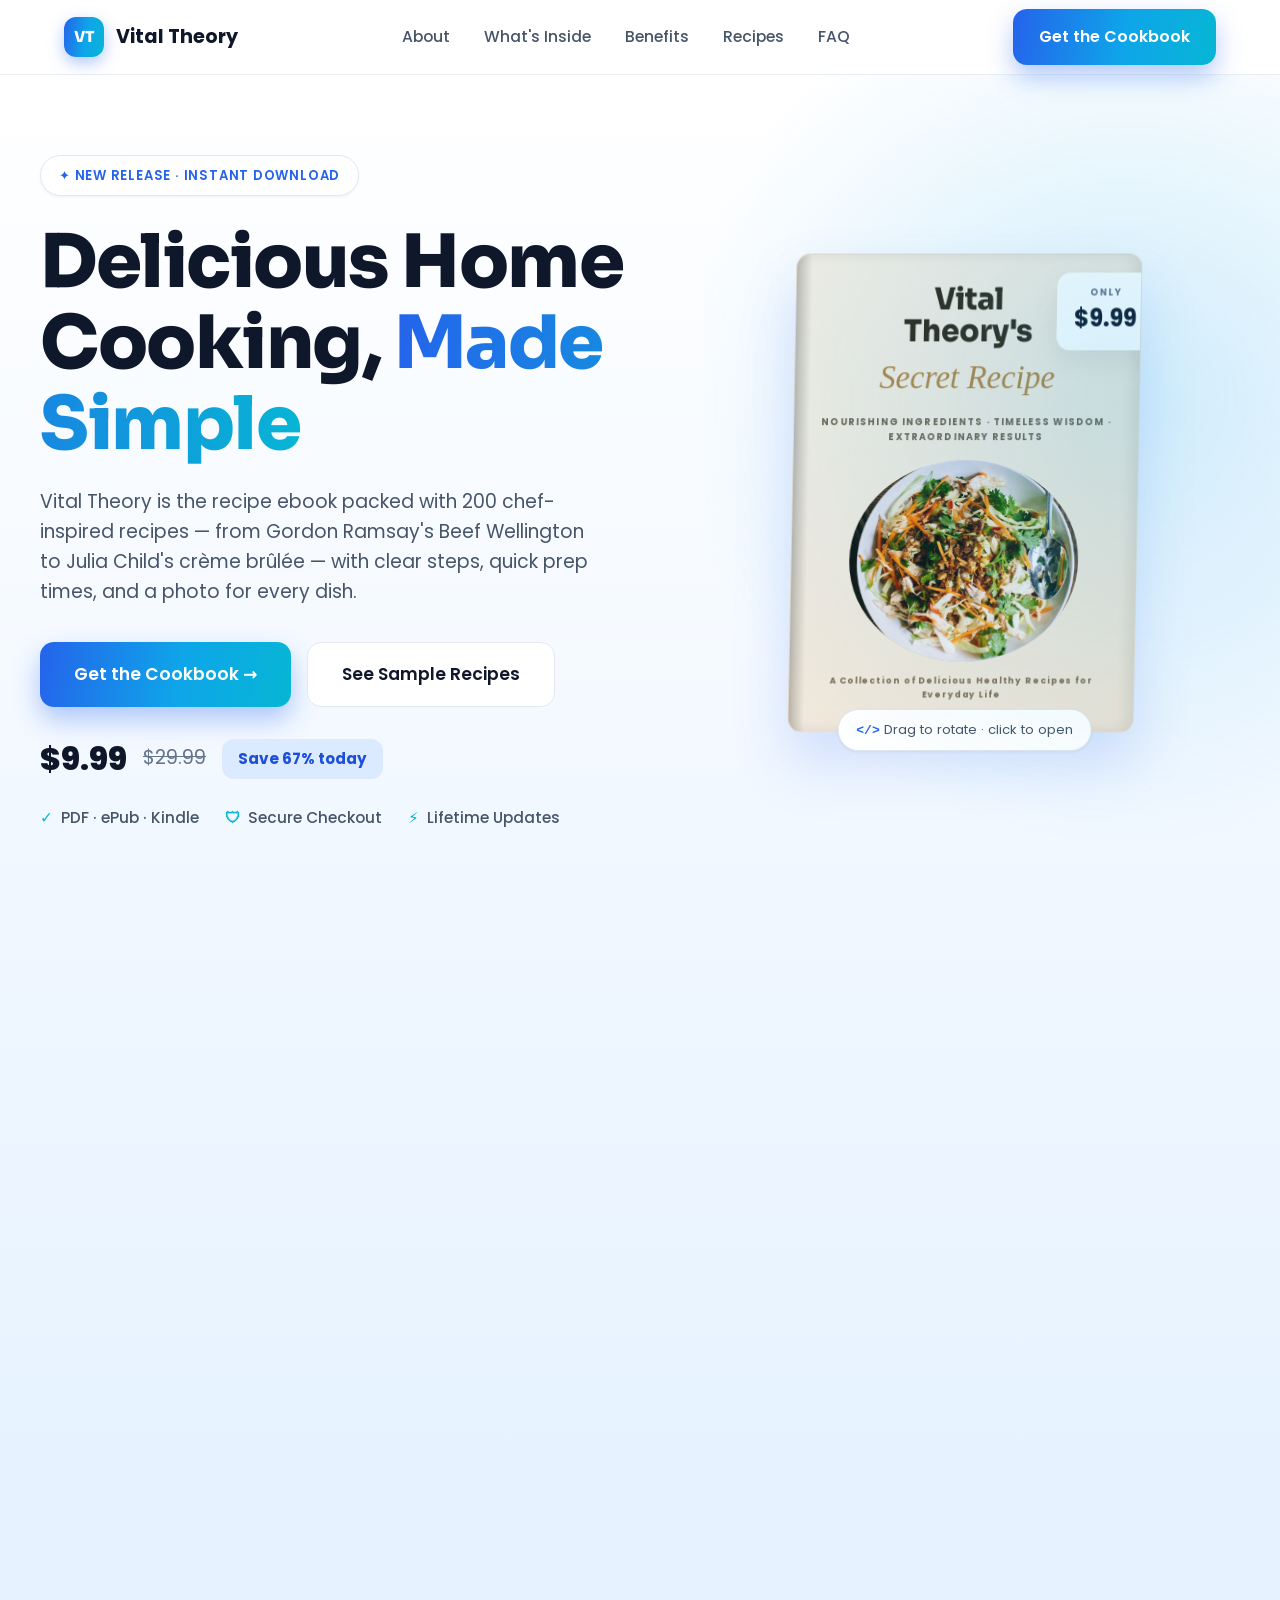
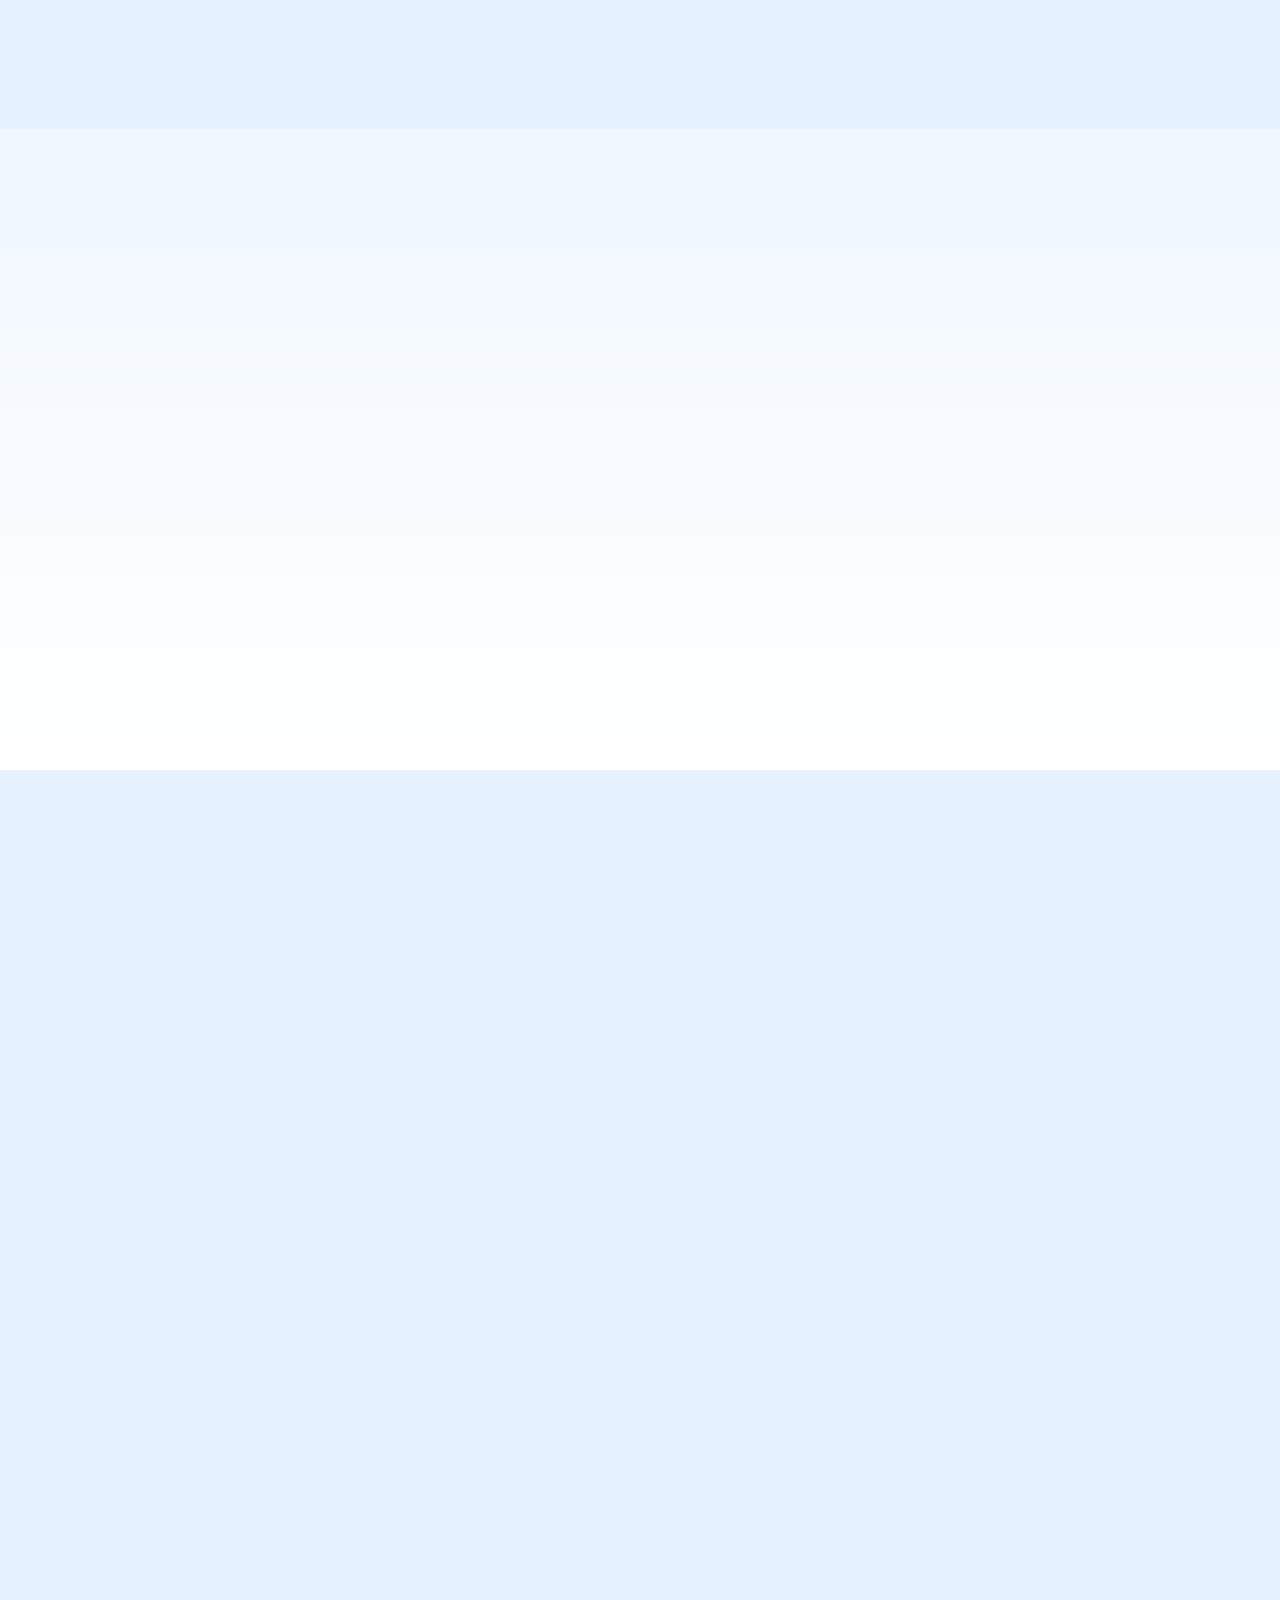
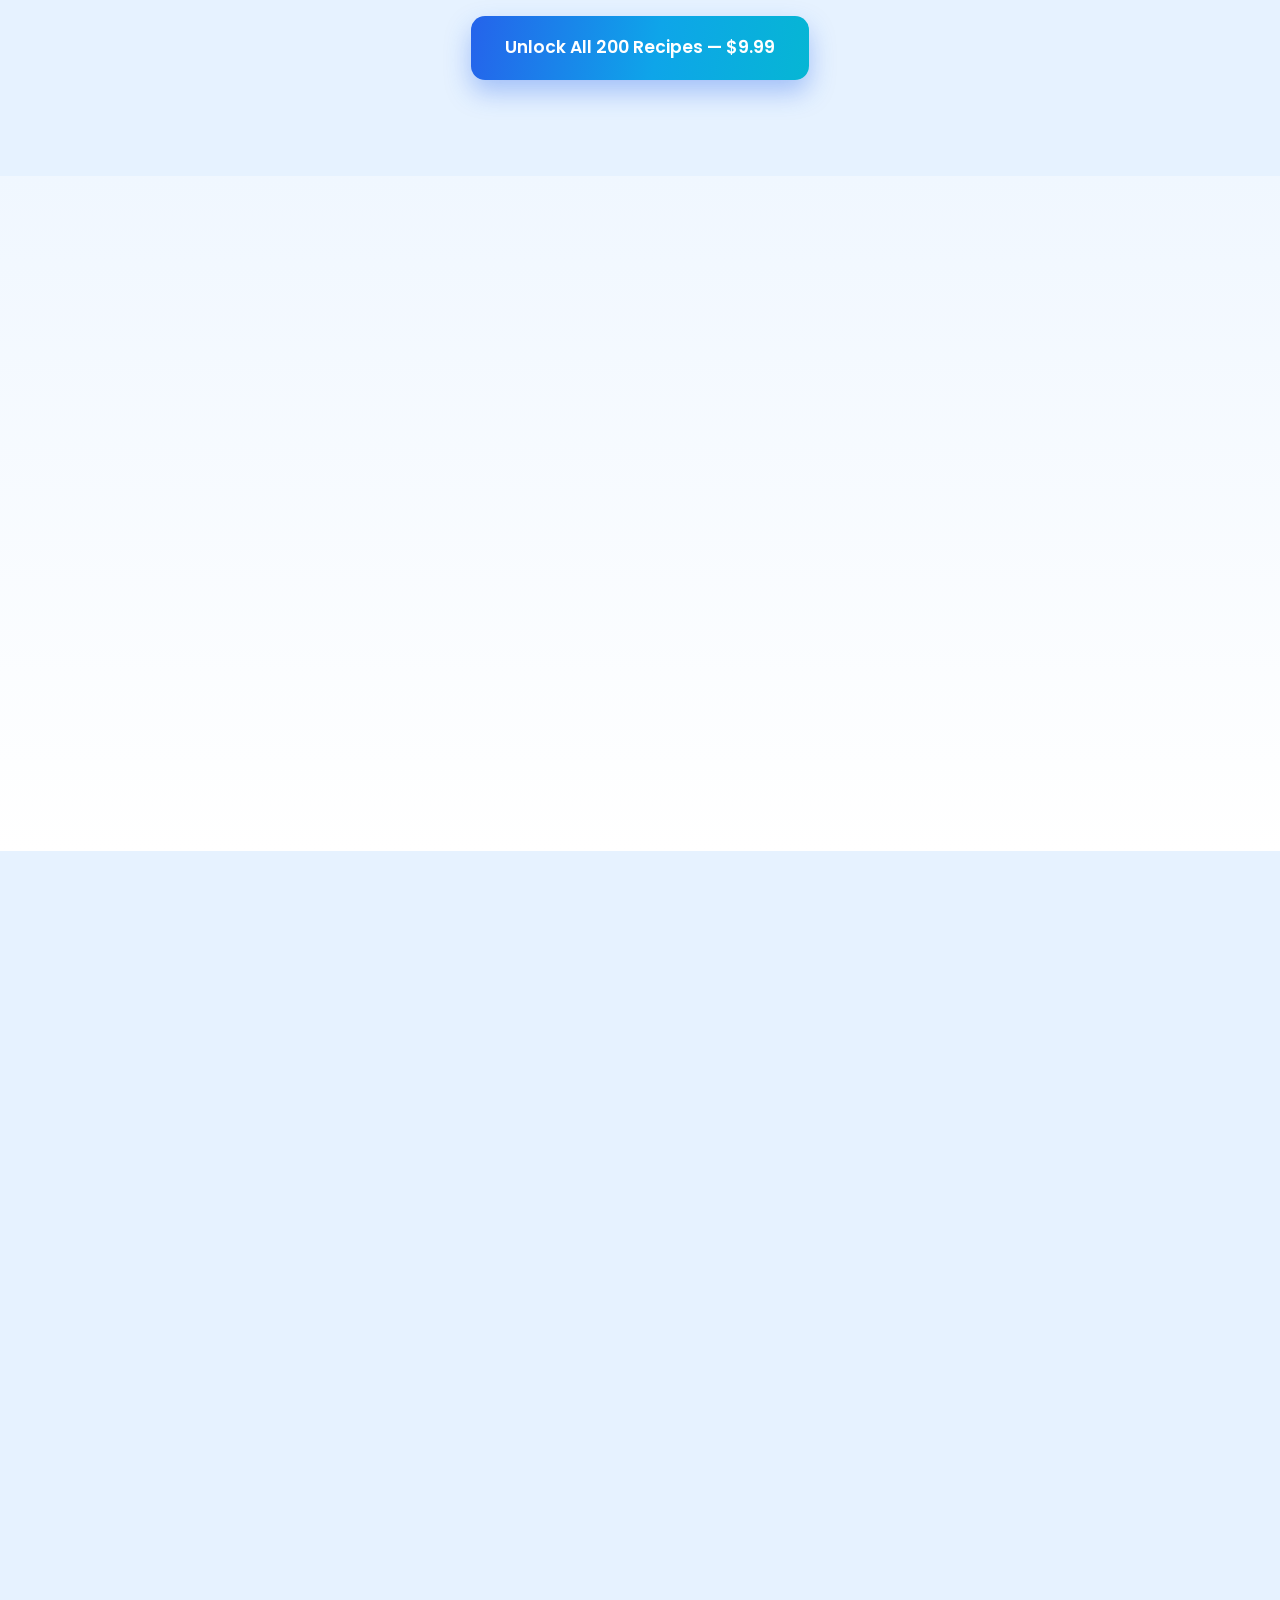
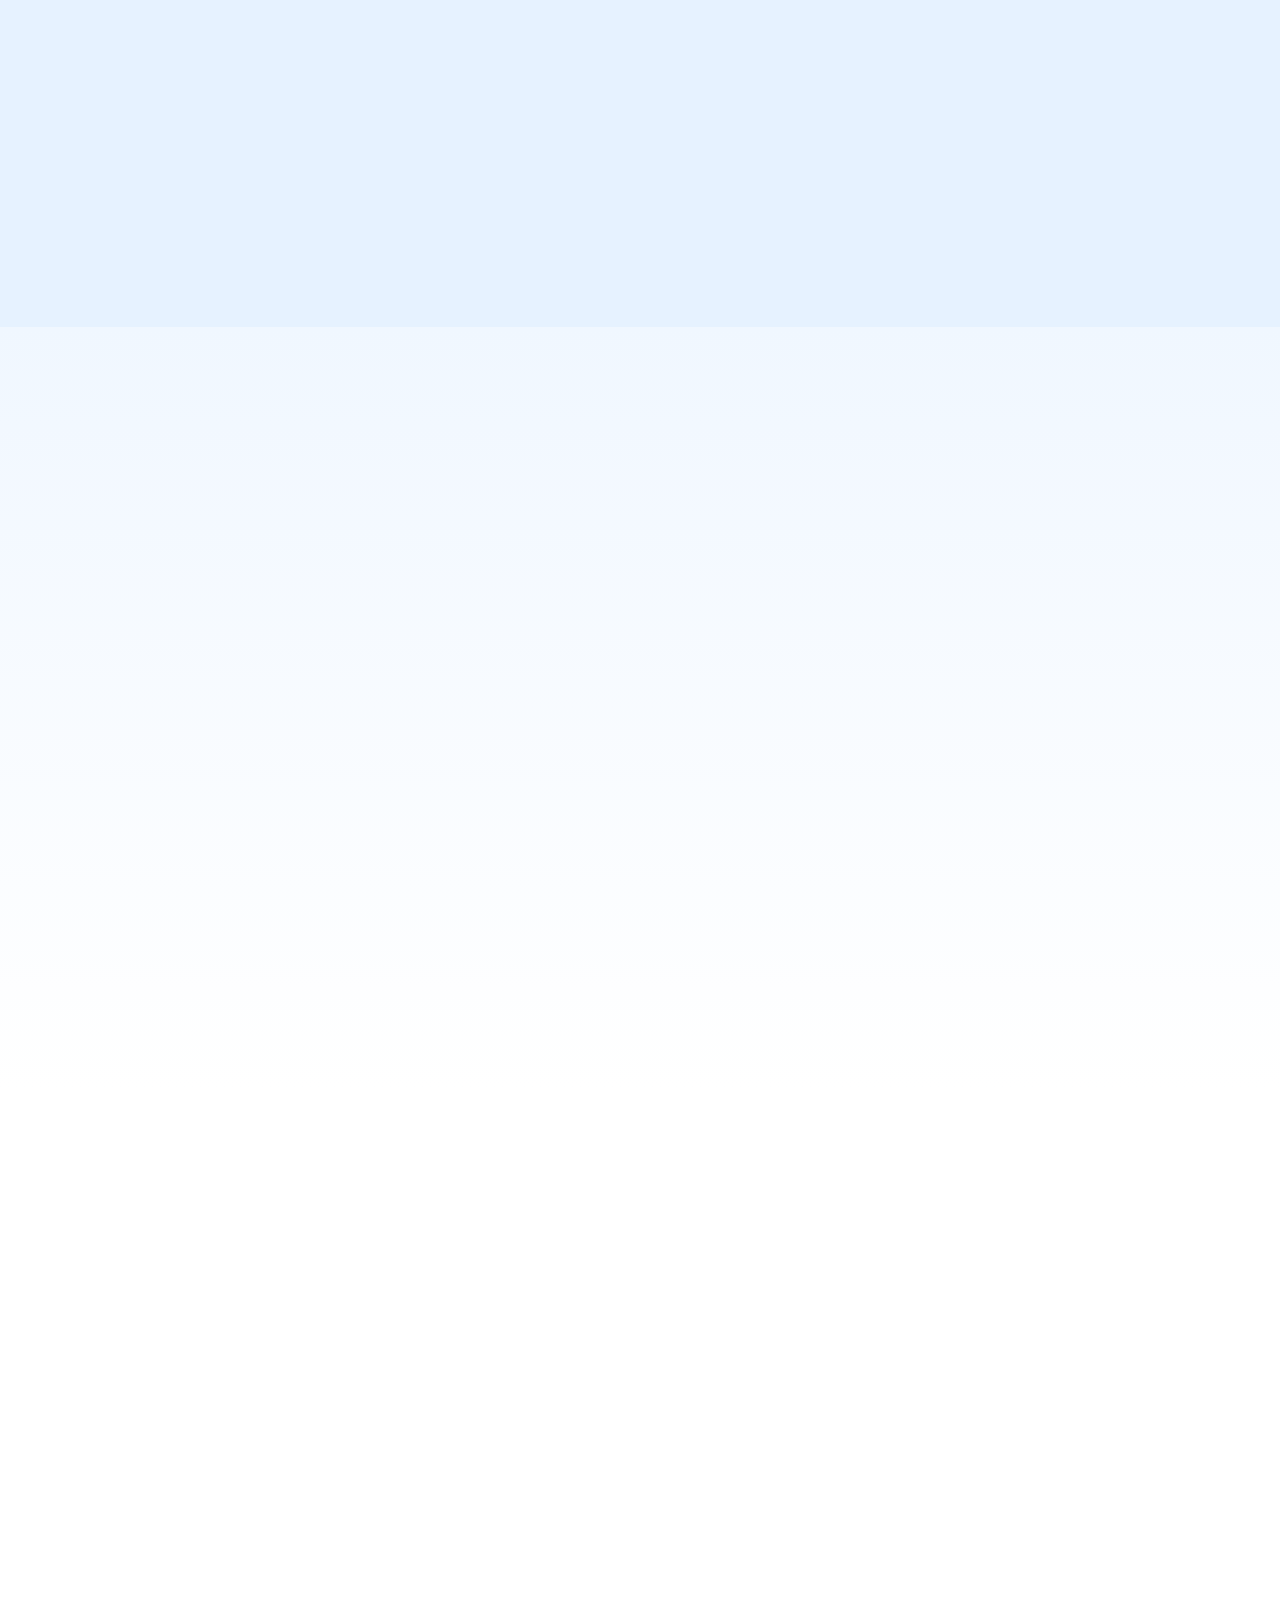
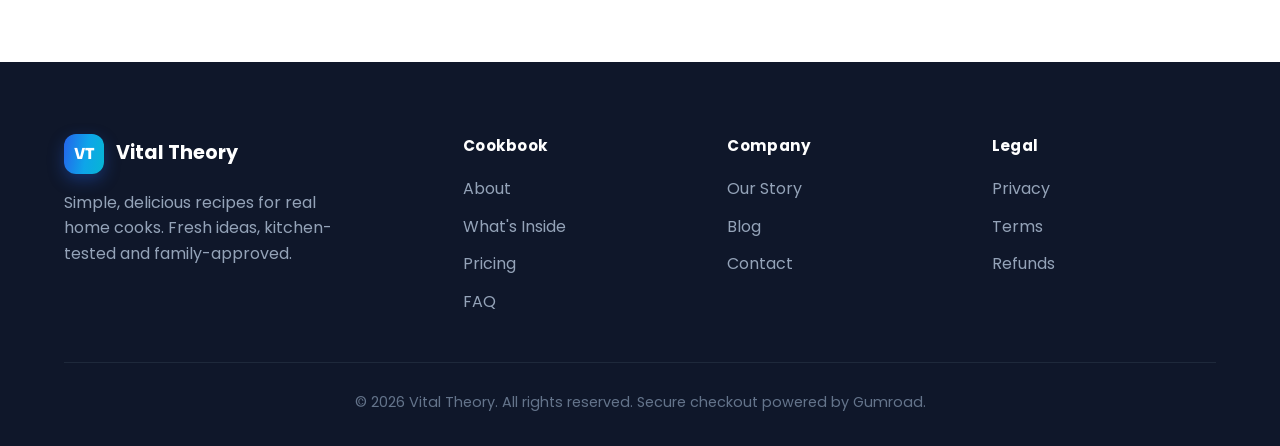
<file: index.html>
<!DOCTYPE html>
<html lang="en">
<head>
  <meta charset="UTF-8" />
  <meta name="viewport" content="width=device-width, initial-scale=1.0" />
  <title>Vital Theory | The Recipe Ebook for Delicious Home Cooking</title>
  <meta name="description" content="Vital Theory is the recipe ebook with 200 chef-inspired recipes — from Gordon Ramsay's Beef Wellington to Julia Child's crème brûlée — with clear steps, prep times, and a photo for every dish." />
  <link rel="preconnect" href="https://fonts.googleapis.com" />
  <link rel="preconnect" href="https://fonts.gstatic.com" crossorigin />
  <link href="https://fonts.googleapis.com/css2?family=Sora:wght@600;700;800&family=Poppins:wght@400;500;600;700&display=swap" rel="stylesheet" />
  <link rel="stylesheet" href="styles.css" />
  <link rel="icon" href="data:image/svg+xml,<svg xmlns='http://www.w3.org/2000/svg' viewBox='0 0 100 100'><rect width='100' height='100' rx='24' fill='%232563eb'/><text x='50' y='68' font-size='54' font-family='Arial' font-weight='bold' fill='white' text-anchor='middle'>VT</text></svg>" />
</head>
<body>

  <!-- ===== Navbar ===== -->
  <header class="nav" id="nav">
    <div class="container nav-inner">
      <a href="#top" class="brand"><span class="logo">VT</span> Vital Theory</a>
      <nav class="nav-links">
        <a href="#about">About</a>
        <a href="#inside">What's Inside</a>
        <a href="#benefits">Benefits</a>
        <a href="#recipes">Recipes</a>
        <a href="#faq">FAQ</a>
      </nav>
      <div class="nav-cta">
        <a href="https://ivysia8.gumroad.com/l/VitalTheorySecretRecipes" class="gumroad-button btn btn-primary">Get the Cookbook</a>
        <button class="nav-toggle" id="navToggle" aria-label="Menu"><span></span><span></span><span></span></button>
      </div>
    </div>
  </header>

  <!-- ===== Hero ===== -->
  <section class="hero" id="top">
    <div class="container hero-grid">
      <div class="hero-copy">
        <span class="pill">✦ NEW RELEASE · INSTANT DOWNLOAD</span>
        <h1>Delicious Home Cooking, <span class="grad-text">Made Simple</span></h1>
        <p class="lead">Vital Theory is the recipe ebook packed with 200 chef-inspired recipes — from Gordon Ramsay's Beef Wellington to Julia Child's crème brûlée — with clear steps, quick prep times, and a photo for every dish.</p>
        <div class="hero-actions">
          <a href="https://ivysia8.gumroad.com/l/VitalTheorySecretRecipes" class="gumroad-button btn btn-primary btn-lg">Get the Cookbook →</a>
          <a href="#recipes" class="btn btn-ghost btn-lg">See Sample Recipes</a>
        </div>
        <div class="price-row">
          <span class="price-now">$9.99</span>
          <span class="price-was">$29.99</span>
          <span class="save-badge">Save 67% today</span>
        </div>
        <div class="trust-row">
          <span><span class="ic">✓</span> PDF · ePub · Kindle</span>
          <span><span class="ic">🛡</span> Secure Checkout</span>
          <span><span class="ic">⚡</span> Lifetime Updates</span>
        </div>
      </div>
      <div class="hero-book">
        <div class="book" id="book">
          <span class="book-price"><small>Only</small><b>$9.99</b></span>
          <div class="book-inner">
            <div class="book-brand">Vital<br>Theory's</div>
            <div class="book-script">Secret Recipe</div>
            <div class="book-tag">Nourishing Ingredients · Timeless Wisdom · Extraordinary Results</div>
            <div class="book-photo"><img src="assets/img/hero.jpg" alt="Fresh healthy bowl" /></div>
            <div class="book-seal">A Collection of Delicious Healthy Recipes for Everyday Life</div>
          </div>
        </div>
        <div class="book-hint"><code>&lt;/&gt;</code> Drag to rotate · click to open</div>
      </div>
    </div>
  </section>

  <!-- ===== About ===== -->
  <section class="section about" id="about">
    <div class="container about-grid">
      <div class="why-card">
        <h3>Why home cooks love it</h3>
        <p>Every recipe is kitchen-tested, ingredient-friendly, and built for real weeknights — most on the table in 30 minutes.</p>
        <div class="stats">
          <div class="stat"><b>200</b><span>Recipes</span></div>
          <div class="stat"><b>16</b><span>Chapters</span></div>
          <div class="stat"><b>4.9★</b><span>Avg Rating</span></div>
        </div>
      </div>
      <div class="about-copy">
        <span class="eyebrow">About the Cookbook</span>
        <h2>Real food, <span class="grad-text">real easy</span>.</h2>
        <p>No hard-to-find ingredients, no fancy equipment, no 40-step recipes. Vital Theory gives you flavor-packed meals you'll actually make again — with clear instructions anyone can follow.</p>
        <ul class="check-list">
          <li><span class="cb">✓</span> Simple pantry ingredients you already have</li>
          <li><span class="cb">✓</span> Step-by-step directions with prep &amp; cook times</li>
          <li><span class="cb">✓</span> Backed by a 30-day money-back guarantee</li>
        </ul>
      </div>
    </div>
  </section>

  <!-- ===== What's Inside ===== -->
  <section class="section inside" id="inside">
    <div class="container">
      <div class="section-head">
        <span class="eyebrow">What's Inside</span>
        <h2>Sixteen chapters. Every craving covered.</h2>
        <p>200 recipes inspired by the world's most-loved chefs — a standout dish waiting in every chapter.</p>
      </div>
      <div class="cat-grid">
        <article class="cat-card"><div class="cat-photo"><span class="cat-tag">PASTA</span><img src="assets/img/cat-pasta.jpg" alt="Spaghetti Carbonara" loading="lazy" /></div><h4>Classic Spaghetti Carbonara</h4><div class="cat-chef">Inspired by Gennaro Contaldo</div></article>
        <article class="cat-card"><div class="cat-photo"><span class="cat-tag">CHICKEN</span><img src="assets/img/cat-chicken.jpg" alt="Roast Chicken" loading="lazy" /></div><h4>Roast Chicken with Fresh Thyme</h4><div class="cat-chef">Inspired by Ina Garten</div></article>
        <article class="cat-card"><div class="cat-photo"><span class="cat-tag">BEEF</span><img src="assets/img/cat-beef.jpg" alt="Beef Wellington" loading="lazy" /></div><h4>Beef Wellington</h4><div class="cat-chef">Inspired by Gordon Ramsay</div></article>
        <article class="cat-card"><div class="cat-photo"><span class="cat-tag">PORK</span><img src="assets/img/cat-pork.jpg" alt="Slow-Roasted Pork Shoulder" loading="lazy" /></div><h4>Bo Ssam Pork Shoulder</h4><div class="cat-chef">Inspired by David Chang</div></article>
        <article class="cat-card"><div class="cat-photo"><span class="cat-tag">SEAFOOD</span><img src="assets/img/cat-seafood.jpg" alt="Pan-Seared Scallops" loading="lazy" /></div><h4>Pan-Seared Scallops</h4><div class="cat-chef">Inspired by Thomas Keller</div></article>
        <article class="cat-card"><div class="cat-photo"><span class="cat-tag">SOUPS</span><img src="assets/img/cat-soups.jpg" alt="French Onion Soup" loading="lazy" /></div><h4>Classic French Onion Soup</h4><div class="cat-chef">Inspired by Julia Child</div></article>
        <article class="cat-card"><div class="cat-photo"><span class="cat-tag">SALADS</span><img src="assets/img/cat-salads.jpg" alt="Butternut Squash Salad" loading="lazy" /></div><h4>Butternut &amp; Za'atar Salad</h4><div class="cat-chef">Inspired by Yotam Ottolenghi</div></article>
        <article class="cat-card"><div class="cat-photo"><span class="cat-tag">SAUCES</span><img src="assets/img/cat-sauces-dressings.jpg" alt="Hollandaise" loading="lazy" /></div><h4>Silky Hollandaise</h4><div class="cat-chef">Inspired by Julia Child</div></article>
        <article class="cat-card"><div class="cat-photo"><span class="cat-tag">VEGETARIAN</span><img src="assets/img/cat-vegetarian.jpg" alt="Roasted Aubergine" loading="lazy" /></div><h4>Roasted Aubergine &amp; Buttermilk</h4><div class="cat-chef">Inspired by Yotam Ottolenghi</div></article>
        <article class="cat-card"><div class="cat-photo"><span class="cat-tag">SIDES</span><img src="assets/img/cat-sides.jpg" alt="Potato Puree" loading="lazy" /></div><h4>Ultra-Creamy Potato Purée</h4><div class="cat-chef">Inspired by Joël Robuchon</div></article>
        <article class="cat-card"><div class="cat-photo"><span class="cat-tag">BREAKFAST</span><img src="assets/img/cat-breakfast.jpg" alt="Scrambled Eggs" loading="lazy" /></div><h4>Perfect Soft Scrambled Eggs</h4><div class="cat-chef">Inspired by Gordon Ramsay</div></article>
        <article class="cat-card"><div class="cat-photo"><span class="cat-tag">DESSERTS</span><img src="assets/img/cat-desserts.jpg" alt="Crème Brûlée" loading="lazy" /></div><h4>Classic Vanilla Crème Brûlée</h4><div class="cat-chef">Inspired by Julia Child</div></article>
        <article class="cat-card"><div class="cat-photo"><span class="cat-tag">BAKING</span><img src="assets/img/cat-baking-bread.jpg" alt="Sourdough Boule" loading="lazy" /></div><h4>Country Sourdough Boule</h4><div class="cat-chef">Inspired by Chad Robertson</div></article>
        <article class="cat-card"><div class="cat-photo"><span class="cat-tag">DRINKS</span><img src="assets/img/cat-drinks-smoothies.jpg" alt="Green Smoothie" loading="lazy" /></div><h4>Green Kickstart Smoothie</h4><div class="cat-chef">Inspired by Joe Cross</div></article>
        <article class="cat-card"><div class="cat-photo"><span class="cat-tag">APPETIZERS</span><img src="assets/img/cat-appetizers-snacks.jpg" alt="Patatas Bravas" loading="lazy" /></div><h4>Patatas Bravas &amp; Aioli</h4><div class="cat-chef">Inspired by José Andrés</div></article>
        <article class="cat-card"><div class="cat-photo"><span class="cat-tag">GRAINS</span><img src="assets/img/cat-grains-rice.jpg" alt="Saffron Risotto" loading="lazy" /></div><h4>Saffron Parmesan Risotto</h4><div class="cat-chef">Inspired by Massimo Bottura</div></article>
      </div>
    </div>
  </section>

  <!-- ===== Benefits ===== -->
  <section class="section benefits" id="benefits">
    <div class="container">
      <div class="section-head">
        <span class="eyebrow">Benefits</span>
        <h2>What changes in your kitchen</h2>
        <p>Less stress, less waste, and dinner you're genuinely proud of.</p>
      </div>
      <div class="benefit-grid">
        <div class="benefit-card">
          <div class="benefit-ic">⏱️</div>
          <h3>Save Time</h3>
          <p>Skip the "what's for dinner?" spiral with quick, organized recipes and smart prep tips.</p>
        </div>
        <div class="benefit-card">
          <div class="benefit-ic">💸</div>
          <h3>Spend Less</h3>
          <p>Budget-friendly ingredients and clever leftovers mean more meals for less money.</p>
        </div>
        <div class="benefit-card">
          <div class="benefit-ic">👩‍🍳</div>
          <h3>Cook with Confidence</h3>
          <p>Clear, foolproof steps turn kitchen anxiety into meals you'll be proud to serve.</p>
        </div>
      </div>
    </div>
  </section>

  <!-- ===== Sample Recipes ===== -->
  <section class="section samples" id="recipes">
    <div class="container">
      <div class="section-head">
        <span class="eyebrow">Sample Recipes</span>
        <h2>Get a taste before you buy</h2>
        <p>Three showstoppers from inside the cookbook — the same clarity runs through all 200.</p>
      </div>
      <div class="sample-grid">
        <article class="sample-card">
          <div class="sample-photo"><img src="assets/img/sample-beef-wellington.jpg" alt="Beef Wellington" loading="lazy" /></div>
          <div class="sample-body">
            <div class="sample-meta">BEEF · 90 MIN · ADVANCED</div>
            <h3>Beef Wellington</h3>
            <p>A center-cut fillet wrapped in mushroom duxelles, prosciutto and golden puff pastry that carves into rosy slices. <em>Inspired by Gordon Ramsay.</em></p>
          </div>
        </article>
        <article class="sample-card">
          <div class="sample-photo"><img src="assets/img/sample-chicken.jpg" alt="Chicken Tikka Masala" loading="lazy" /></div>
          <div class="sample-body">
            <div class="sample-meta">CHICKEN · 70 MIN · MEDIUM</div>
            <h3>Chicken Tikka Masala</h3>
            <p>Yogurt-marinated chicken charred and simmered in a creamy, spiced tomato sauce. <em>Inspired by Madhur Jaffrey.</em></p>
          </div>
        </article>
        <article class="sample-card">
          <div class="sample-photo"><img src="assets/img/sample-classic-vanilla-creme-brulee.jpg" alt="Crème Brûlée" loading="lazy" /></div>
          <div class="sample-body">
            <div class="sample-meta">DESSERT · 60 MIN · MEDIUM</div>
            <h3>Classic Vanilla Crème Brûlée</h3>
            <p>Silky vanilla custard under a crackly, torched caramel top — the timeless French finale. <em>Inspired by Julia Child.</em></p>
          </div>
        </article>
      </div>
      <div class="center">
        <a href="https://ivysia8.gumroad.com/l/VitalTheorySecretRecipes" class="gumroad-button btn btn-primary btn-lg">Unlock All 200 Recipes — $9.99</a>
      </div>
    </div>
  </section>

  <!-- ===== Testimonials ===== -->
  <section class="section testimonials">
    <div class="container">
      <div class="section-head">
        <span class="eyebrow">Testimonials</span>
        <h2>Loved by 240+ home cooks</h2>
        <p>Real words from people who put these recipes on the table.</p>
      </div>
      <div class="test-grid">
        <div class="test-card">
          <div class="stars">★★★★★</div>
          <blockquote>"Every recipe I've tried has been a hit with my family. The instructions are so clear I never second-guess myself anymore."</blockquote>
          <div class="test-author"><span class="avatar">AM</span><div><b>Alex M.</b><span>Home Cook</span></div></div>
        </div>
        <div class="test-card">
          <div class="stars">★★★★★</div>
          <blockquote>"The honey garlic chicken is now a weekly staple. Restaurant-quality dinner in half an hour — my kids ask for it constantly."</blockquote>
          <div class="test-author"><span class="avatar">SK</span><div><b>Sarah K.</b><span>Busy Parent</span></div></div>
        </div>
        <div class="test-card">
          <div class="stars">★★★★★</div>
          <blockquote>"Finally a cookbook with no fluff — just great food that actually works. Best $10 I've spent on my kitchen this year."</blockquote>
          <div class="test-author"><span class="avatar">JR</span><div><b>Jordan R.</b><span>Weeknight Cook</span></div></div>
        </div>
      </div>
    </div>
  </section>

  <!-- ===== Pricing ===== -->
  <section class="section pricing" id="pricing">
    <div class="container">
      <div class="section-head">
        <span class="eyebrow">Pricing</span>
        <h2>One simple price. Every recipe included.</h2>
        <p>No subscriptions, no upsells. Pay once, cook forever.</p>
      </div>
      <div class="price-card">
        <span class="best-badge">BEST VALUE</span>
        <div class="big-price"><span class="cur">$</span><span class="num">9.99</span><span class="was">$29.99</span></div>
        <p>The complete Vital Theory cookbook + lifetime updates</p>
        <ul class="price-feats">
          <li><span class="tick">✓</span> All 200 chef-inspired recipes across 16 chapters</li>
          <li><span class="tick">✓</span> PDF, ePub &amp; Kindle formats</li>
          <li><span class="tick">✓</span> Prep times, tips &amp; shopping lists</li>
          <li><span class="tick">✓</span> Free lifetime recipe updates</li>
          <li><span class="tick">✓</span> 30-day money-back guarantee</li>
        </ul>
        <a href="https://ivysia8.gumroad.com/l/VitalTheorySecretRecipes" class="gumroad-button btn btn-primary btn-lg" style="width:100%;justify-content:center">Get the Cookbook</a>
        <div class="secure-note">🔒 Secure checkout via Gumroad</div>
      </div>
    </div>
  </section>

  <!-- ===== FAQ ===== -->
  <section class="section faq" id="faq">
    <div class="container">
      <div class="section-head">
        <span class="eyebrow">FAQ</span>
        <h2>Questions, answered</h2>
      </div>
      <div class="faq-list">
        <div class="faq-item">
          <button class="faq-q">What formats do I get? <span class="chev">▾</span></button>
          <div class="faq-a"><p>Your purchase includes PDF (great on any device or for printing), ePub (Apple Books &amp; most e-readers), and a Kindle-optimized file. Download them all instantly after checkout.</p></div>
        </div>
        <div class="faq-item">
          <button class="faq-q">How do I receive the cookbook? <span class="chev">▾</span></button>
          <div class="faq-a"><p>Right after checkout you'll get an instant download link plus a copy by email. No waiting, no shipping — start cooking tonight.</p></div>
        </div>
        <div class="faq-item">
          <button class="faq-q">Are the recipes hard to make? <span class="chev">▾</span></button>
          <div class="faq-a"><p>Not at all. Every recipe uses simple pantry ingredients and clear, numbered steps. Most are on the table in 30 minutes and are written for cooks of any level.</p></div>
        </div>
        <div class="faq-item">
          <button class="faq-q">Is the checkout secure? <span class="chev">▾</span></button>
          <div class="faq-a"><p>Yes. Payments are processed securely through Gumroad with encrypted, PCI-compliant checkout. Your card details are entered directly with Gumroad and never stored on our site.</p></div>
        </div>
        <div class="faq-item">
          <button class="faq-q">What if it's not for me? <span class="chev">▾</span></button>
          <div class="faq-a"><p>You're covered by a 30-day money-back guarantee. If the cookbook isn't a fit, email us for a full refund — no questions asked.</p></div>
        </div>
      </div>
    </div>
  </section>

  <!-- ===== Final CTA ===== -->
  <section class="final">
    <div class="container">
      <div class="cta-box">
        <h2>Ready to love cooking again?</h2>
        <p>Join hundreds of home cooks who swapped takeout for meals they're proud of. Get instant access to Vital Theory today for just $9.99.</p>
        <a href="https://ivysia8.gumroad.com/l/VitalTheorySecretRecipes" class="gumroad-button btn btn-lg">Get the Cookbook Now →</a>
        <div class="cta-mini">🔒 Instant download · 30-day guarantee · Lifetime updates</div>
      </div>
    </div>
  </section>

  <!-- ===== Footer ===== -->
  <footer class="footer">
    <div class="container">
      <div class="footer-grid">
        <div class="footer-about">
          <a href="#top" class="brand"><span class="logo">VT</span> Vital Theory</a>
          <p>Simple, delicious recipes for real home cooks. Fresh ideas, kitchen-tested and family-approved.</p>
        </div>
        <div>
          <h5>Cookbook</h5>
          <ul><li><a href="#about">About</a></li><li><a href="#inside">What's Inside</a></li><li><a href="#pricing">Pricing</a></li><li><a href="#faq">FAQ</a></li></ul>
        </div>
        <div>
          <h5>Company</h5>
          <ul><li><a href="#about">Our Story</a></li><li><a href="#recipes">Blog</a></li><li><a href="#pricing">Contact</a></li></ul>
        </div>
        <div>
          <h5>Legal</h5>
          <ul><li><a href="#">Privacy</a></li><li><a href="#">Terms</a></li><li><a href="#">Refunds</a></li></ul>
        </div>
      </div>
      <div class="footer-bottom">© 2026 Vital Theory. All rights reserved. Secure checkout powered by Gumroad.</div>
    </div>
  </footer>

  <script src="https://gumroad.com/js/gumroad.js"></script>
  <script src="script.js"></script>
</body>
</html>
</file>
<file: styles.css>
/* ===== Vital Theory — Recipe Ebook Landing Page ===== */
:root {
  --blue: #2563eb;
  --blue-dark: #1d4ed8;
  --cyan: #06b6d4;
  --sky: #0ea5e9;
  --ink: #0f172a;
  --ink-2: #1e293b;
  --slate: #475569;
  --slate-2: #64748b;
  --teal-eyebrow: #06b6d4;
  --bg: #ffffff;
  --bg-soft: #f0f7ff;
  --bg-sky: #e6f2ff;
  --card: #ffffff;
  --border: #e2e8f0;
  --shadow-sm: 0 1px 3px rgba(15, 23, 42, .06);
  --shadow: 0 10px 30px rgba(15, 23, 42, .08);
  --shadow-lg: 0 30px 60px rgba(37, 99, 235, .18);
  --grad: linear-gradient(100deg, #2563eb 0%, #0ea5e9 55%, #06b6d4 100%);
  --grad-text: linear-gradient(100deg, #2563eb 0%, #06b6d4 100%);
  --radius: 18px;
  --radius-lg: 26px;
  --maxw: 1200px;
}

* { margin: 0; padding: 0; box-sizing: border-box; }

html { scroll-behavior: smooth; scroll-padding-top: 90px; }

body {
  font-family: "Poppins", "Segoe UI", system-ui, -apple-system, sans-serif;
  color: var(--ink);
  background: var(--bg);
  line-height: 1.6;
  -webkit-font-smoothing: antialiased;
}

img { max-width: 100%; display: block; }
a { text-decoration: none; color: inherit; }

.container { width: 100%; max-width: var(--maxw); margin: 0 auto; padding: 0 24px; }

h1, h2, h3, h4 { font-family: "Sora", "Poppins", system-ui, sans-serif; line-height: 1.1; letter-spacing: -.02em; color: var(--ink); }

.grad-text {
  background: var(--grad-text);
  -webkit-background-clip: text; background-clip: text;
  -webkit-text-fill-color: transparent; color: transparent;
}

.eyebrow {
  text-transform: uppercase;
  letter-spacing: .18em;
  font-weight: 700;
  font-size: .8rem;
  color: var(--teal-eyebrow);
}

.section { padding: 96px 0; }
.section-head { max-width: 720px; margin: 0 auto 56px; text-align: center; }
.section-head h2 { font-size: clamp(2rem, 4vw, 2.9rem); margin: 14px 0; font-weight: 800; }
.section-head p { color: var(--slate); font-size: 1.08rem; }

/* ===== Buttons ===== */
.btn {
  display: inline-flex; align-items: center; gap: 10px;
  padding: 15px 26px; border-radius: 14px; font-weight: 600; font-size: 1rem;
  cursor: pointer; border: none; transition: transform .18s ease, box-shadow .18s ease;
  font-family: inherit;
}
.btn-primary { background: var(--grad); color: #fff; box-shadow: 0 12px 26px rgba(37, 99, 235, .35); }
.btn-primary:hover { transform: translateY(-2px); box-shadow: 0 18px 36px rgba(37, 99, 235, .45); }
.btn-ghost { background: #fff; color: var(--ink); border: 1.5px solid var(--border); }
.btn-ghost:hover { transform: translateY(-2px); box-shadow: var(--shadow); }
.btn-lg { padding: 18px 34px; font-size: 1.08rem; }

/* ===== Navbar ===== */
.nav {
  position: sticky; top: 0; z-index: 50;
  background: rgba(255, 255, 255, .82);
  backdrop-filter: saturate(180%) blur(14px);
  border-bottom: 1px solid rgba(226, 232, 240, .7);
}
.nav-inner { display: flex; align-items: center; justify-content: space-between; height: 74px; }
.brand { display: flex; align-items: center; gap: 12px; font-weight: 700; font-size: 1.2rem; }
.brand .logo {
  width: 40px; height: 40px; border-radius: 12px; background: var(--grad);
  display: grid; place-items: center; color: #fff; font-weight: 800; font-size: .95rem;
  box-shadow: 0 6px 16px rgba(37, 99, 235, .35);
  font-family: "Sora", sans-serif;
}
.nav-links { display: flex; align-items: center; gap: 34px; }
.nav-links a { color: var(--slate); font-weight: 500; font-size: .98rem; transition: color .15s; }
.nav-links a:hover { color: var(--ink); }
.nav-cta { display: flex; align-items: center; gap: 14px; }
.nav-toggle { display: none; background: none; border: none; cursor: pointer; padding: 8px; }
.nav-toggle span { display: block; width: 24px; height: 2px; background: var(--ink); margin: 5px 0; border-radius: 2px; transition: .25s; }

/* ===== Hero ===== */
.hero { background: linear-gradient(180deg, #ffffff 0%, #f0f7ff 100%); position: relative; overflow: hidden; }
.hero::after {
  content: ""; position: absolute; right: -10%; top: -10%; width: 55%; height: 120%;
  background: radial-gradient(circle at 60% 40%, rgba(14, 165, 233, .18), transparent 60%);
  pointer-events: none;
}
.hero-grid { display: grid; grid-template-columns: 1.05fr .95fr; gap: 40px; align-items: center; padding: 80px 0 96px; }
.pill {
  display: inline-flex; align-items: center; gap: 8px;
  background: #fff; border: 1px solid var(--border); color: var(--blue);
  padding: 9px 18px; border-radius: 999px; font-weight: 600; font-size: .82rem;
  letter-spacing: .06em; box-shadow: var(--shadow-sm);
}
.hero h1 { font-size: clamp(2.8rem, 6vw, 4.6rem); font-weight: 800; margin: 26px 0 22px; }
.hero p.lead { font-size: 1.18rem; color: var(--slate); max-width: 560px; }
.hero-actions { display: flex; gap: 16px; margin: 34px 0 26px; flex-wrap: wrap; }
.price-row { display: flex; align-items: center; gap: 16px; margin-bottom: 22px; flex-wrap: wrap; }
.price-now { font-size: 2rem; font-weight: 800; }
.price-was { color: var(--slate-2); text-decoration: line-through; font-size: 1.2rem; }
.save-badge { background: #dbeafe; color: var(--blue-dark); font-weight: 700; padding: 8px 16px; border-radius: 12px; font-size: .95rem; }
.trust-row { display: flex; gap: 26px; flex-wrap: wrap; color: var(--slate); font-weight: 500; font-size: .96rem; }
.trust-row span { display: inline-flex; align-items: center; gap: 8px; }
.trust-row .ic { color: var(--cyan); font-weight: 800; }

/* Book */
.hero-book { position: relative; display: grid; place-items: center; }
.book {
  position: relative; width: min(360px, 80%); aspect-ratio: 3/4; border-radius: 14px;
  background: linear-gradient(135deg, #f5efe6 0%, #ece3d4 100%);
  box-shadow: var(--shadow-lg), inset -6px 0 14px rgba(0,0,0,.08);
  transform: rotateY(-16deg) rotateX(4deg); transform-style: preserve-3d;
  transition: transform .5s ease; cursor: grab; overflow: hidden;
  border: 1px solid rgba(0,0,0,.06);
}
.book:hover { transform: rotateY(-6deg) rotateX(2deg) translateY(-6px); }
.book::before { content: ""; position: absolute; left: 0; top: 0; bottom: 0; width: 16px; background: linear-gradient(90deg, rgba(0,0,0,.22), transparent); }
.book-inner { padding: 30px 26px; height: 100%; display: flex; flex-direction: column; text-align: center; color: #3a3122; }
.book-brand { font-family: "Sora", serif; font-weight: 800; font-size: 1.9rem; line-height: 1.05; color: #2f2919; }
.book-script { font-family: "Georgia", serif; font-style: italic; font-size: 2.1rem; color: #b08442; margin: 2px 0 10px; }
.book-tag { font-size: .6rem; letter-spacing: .12em; text-transform: uppercase; color: #6f6450; font-weight: 700; }
.book-photo {
  margin: 16px auto 12px; width: 78%; aspect-ratio: 1; border-radius: 50%;
  overflow: hidden; box-shadow: inset 0 -8px 20px rgba(0,0,0,.25);
}
.book-photo img { width: 100%; height: 100%; object-fit: cover; }
.book-seal { margin-top: auto; font-size: .55rem; letter-spacing: .1em; color: #7a6c52; font-weight: 700; }
.book-price {
  position: absolute; top: 18px; right: -14px; background: #fff; border-radius: 14px;
  padding: 12px 18px; box-shadow: var(--shadow); text-align: center; z-index: 3;
}
.book-price small { display: block; font-size: .6rem; letter-spacing: .12em; color: var(--slate-2); text-transform: uppercase; font-weight: 700; }
.book-price b { font-size: 1.5rem; color: var(--ink); }
.book-hint {
  position: absolute; bottom: -18px; left: 50%; transform: translateX(-50%);
  background: #fff; border: 1px solid var(--border); border-radius: 999px;
  padding: 9px 18px; font-size: .82rem; color: var(--slate); box-shadow: var(--shadow-sm); white-space: nowrap;
}
.book-hint code { color: var(--blue); font-weight: 700; }

/* ===== About / Why ===== */
.about { background: linear-gradient(180deg, #f0f7ff 0%, #e6f2ff 100%); }
.about-grid { display: grid; grid-template-columns: 1fr 1fr; gap: 56px; align-items: center; }
.why-card { background: #fff; border-radius: var(--radius-lg); padding: 44px; box-shadow: var(--shadow); }
.why-card h3 { font-size: 1.6rem; margin-bottom: 12px; }
.why-card > p { color: var(--slate); margin-bottom: 28px; }
.stats { display: grid; grid-template-columns: repeat(3, 1fr); gap: 16px; }
.stat { background: #eaf3ff; border-radius: 16px; padding: 22px 10px; text-align: center; }
.stat b { display: block; font-size: 1.9rem; color: var(--blue); font-family: "Sora", sans-serif; }
.stat span { font-size: .9rem; color: var(--slate); }
.about-copy h2 { font-size: clamp(2rem, 4vw, 2.9rem); font-weight: 800; margin: 12px 0 18px; }
.about-copy > p { color: var(--slate); font-size: 1.08rem; margin-bottom: 26px; }
.check-list { list-style: none; display: grid; gap: 16px; }
.check-list li { display: flex; align-items: center; gap: 14px; font-weight: 600; font-size: 1.05rem; }
.check-list .cb { width: 30px; height: 30px; border-radius: 9px; background: var(--grad); color: #fff; display: grid; place-items: center; font-size: .95rem; flex: none; }

/* ===== What's inside — category grid ===== */
.inside { background: #e6f2ff; }
.cat-grid { display: grid; grid-template-columns: repeat(4, 1fr); gap: 22px; }
.cat-chef { padding: 0 18px 16px; margin-top: -6px; color: var(--cyan); font-style: italic; font-size: .82rem; }
.cat-card { background: #fff; border-radius: 18px; overflow: hidden; box-shadow: var(--shadow-sm); transition: transform .18s, box-shadow .18s; }
.cat-card:hover { transform: translateY(-6px); box-shadow: var(--shadow); }
.cat-photo { position: relative; aspect-ratio: 1.15; overflow: hidden; }
.cat-photo img { width: 100%; height: 100%; object-fit: cover; transition: transform .3s ease; }
.cat-card:hover .cat-photo img { transform: scale(1.06); }
.cat-tag { position: absolute; top: 12px; left: 12px; z-index: 2; background: rgba(255,255,255,.94); color: var(--blue); font-weight: 700; font-size: .68rem; letter-spacing: .1em; padding: 6px 12px; border-radius: 999px; box-shadow: 0 2px 8px rgba(0,0,0,.12); }
.cat-card h4 { padding: 16px 18px 20px; font-size: 1.02rem; }

/* ===== Benefits ===== */
.benefits { background: linear-gradient(180deg, #f0f7ff, #ffffff); }
.benefit-grid { display: grid; grid-template-columns: repeat(3, 1fr); gap: 28px; }
.benefit-card { background: #fff; border: 1px solid var(--border); border-radius: var(--radius); padding: 36px 32px; box-shadow: var(--shadow-sm); transition: transform .18s, box-shadow .18s; }
.benefit-card:hover { transform: translateY(-6px); box-shadow: var(--shadow); }
.benefit-ic { width: 54px; height: 54px; border-radius: 14px; background: #eaf3ff; display: grid; place-items: center; font-size: 1.6rem; margin-bottom: 20px; }
.benefit-card h3 { font-size: 1.35rem; margin-bottom: 12px; }
.benefit-card p { color: var(--slate); }

/* ===== Sample recipes ===== */
.samples { background: #e6f2ff; }
.sample-grid { display: grid; grid-template-columns: repeat(3, 1fr); gap: 28px; margin-bottom: 44px; }
.sample-card { background: #fff; border-radius: var(--radius-lg); overflow: hidden; box-shadow: var(--shadow); }
.sample-photo { aspect-ratio: 1.5; overflow: hidden; }
.sample-photo img { width: 100%; height: 100%; object-fit: cover; transition: transform .3s ease; }
.sample-card:hover .sample-photo img { transform: scale(1.05); }
.sample-body { padding: 24px 26px 30px; }
.sample-meta { color: var(--cyan); font-weight: 700; font-size: .78rem; letter-spacing: .08em; }
.sample-body h3 { font-size: 1.4rem; margin: 8px 0 12px; }
.sample-body p { color: var(--slate); }
.center { text-align: center; }

/* ===== Testimonials ===== */
.testimonials { background: linear-gradient(180deg, #f0f7ff, #ffffff); }
.test-grid { display: grid; grid-template-columns: repeat(3, 1fr); gap: 28px; }
.test-card { background: #fff; border-radius: var(--radius-lg); padding: 34px 32px; box-shadow: var(--shadow); }
.stars { color: #f59e0b; font-size: 1.15rem; letter-spacing: 3px; margin-bottom: 18px; }
.test-card blockquote { color: var(--slate); font-style: italic; font-size: 1.02rem; margin-bottom: 24px; }
.test-author { display: flex; align-items: center; gap: 14px; }
.avatar { width: 46px; height: 46px; border-radius: 50%; background: var(--grad); color: #fff; display: grid; place-items: center; font-weight: 700; font-size: .95rem; }
.test-author b { display: block; }
.test-author span { color: var(--slate-2); font-size: .9rem; }

/* ===== Pricing ===== */
.pricing { background: #e6f2ff; }
.price-card { max-width: 420px; margin: 0 auto; background: #f3f9ff; border: 1px solid var(--border); border-radius: var(--radius-lg); padding: 44px; text-align: center; box-shadow: var(--shadow); position: relative; }
.best-badge { display: inline-block; background: #fff; color: var(--blue); font-weight: 700; font-size: .78rem; letter-spacing: .1em; padding: 8px 18px; border-radius: 999px; box-shadow: var(--shadow-sm); }
.big-price { display: flex; align-items: flex-start; justify-content: center; gap: 6px; margin: 22px 0 8px; }
.big-price .cur { font-size: 1.6rem; font-weight: 800; margin-top: 12px; }
.big-price .num { font-size: 4.6rem; font-weight: 800; line-height: 1; background: var(--grad-text); -webkit-background-clip: text; background-clip: text; -webkit-text-fill-color: transparent; }
.big-price .was { align-self: center; color: var(--slate-2); text-decoration: line-through; font-size: 1.3rem; margin-top: 20px; }
.price-card > p { color: var(--slate); margin-bottom: 24px; }
.price-feats { list-style: none; text-align: left; display: grid; gap: 14px; margin-bottom: 28px; }
.price-feats li { display: flex; gap: 12px; align-items: flex-start; font-weight: 500; }
.price-feats .tick { color: var(--cyan); font-weight: 800; }
.secure-note { margin-top: 16px; color: var(--slate-2); font-size: .88rem; }

/* ===== FAQ ===== */
.faq { background: linear-gradient(180deg, #f0f7ff, #ffffff); }
.faq-list { max-width: 820px; margin: 0 auto; display: grid; gap: 16px; }
.faq-item { background: #fff; border: 1px solid var(--border); border-radius: 16px; overflow: hidden; box-shadow: var(--shadow-sm); }
.faq-q { width: 100%; display: flex; align-items: center; justify-content: space-between; gap: 16px; padding: 22px 26px; background: none; border: none; cursor: pointer; font-weight: 700; font-size: 1.05rem; color: var(--ink); font-family: inherit; text-align: left; }
.faq-q .chev { transition: transform .25s; color: var(--blue); flex: none; }
.faq-item.open .chev { transform: rotate(180deg); }
.faq-a { max-height: 0; overflow: hidden; transition: max-height .3s ease; color: var(--slate); }
.faq-a p { padding: 0 26px 24px; }

/* ===== Final CTA ===== */
.final { padding: 40px 0 96px; }
.cta-box { background: var(--grad); border-radius: var(--radius-lg); padding: 72px 40px; text-align: center; color: #fff; box-shadow: var(--shadow-lg); }
.cta-box h2 { color: #fff; font-size: clamp(2rem, 4vw, 3rem); font-weight: 800; margin-bottom: 18px; }
.cta-box p { max-width: 560px; margin: 0 auto 32px; opacity: .95; font-size: 1.1rem; }
.cta-box .btn { background: #fff; color: var(--blue); box-shadow: 0 16px 30px rgba(0,0,0,.2); }
.cta-box .cta-mini { margin-top: 18px; font-size: .92rem; opacity: .92; }

/* ===== Footer ===== */
.footer { background: var(--ink); color: #cbd5e1; padding: 72px 0 32px; }
.footer-grid { display: grid; grid-template-columns: 1.6fr 1fr 1fr 1fr; gap: 40px; margin-bottom: 48px; }
.footer .brand { color: #fff; margin-bottom: 16px; }
.footer-about p { max-width: 300px; color: #94a3b8; }
.footer h5 { color: #fff; font-size: .95rem; margin-bottom: 18px; letter-spacing: .02em; }
.footer ul { list-style: none; display: grid; gap: 12px; }
.footer ul a { color: #94a3b8; transition: color .15s; }
.footer ul a:hover { color: #fff; }
.footer-bottom { border-top: 1px solid #1e293b; padding-top: 28px; text-align: center; color: #64748b; font-size: .9rem; }

/* ===== Responsive ===== */
@media (max-width: 1000px) {
  .cat-grid { grid-template-columns: repeat(3, 1fr); }
}
@media (max-width: 760px) {
  .cat-grid { grid-template-columns: repeat(2, 1fr); }
}
@media (max-width: 900px) {
  .nav-links, .nav-cta .btn { display: none; }
  .nav-toggle { display: block; }
  .nav.open .nav-links { display: flex; position: absolute; top: 74px; left: 0; right: 0; flex-direction: column; background: #fff; padding: 20px 24px; gap: 18px; border-bottom: 1px solid var(--border); box-shadow: var(--shadow); }
  .hero-grid, .about-grid { grid-template-columns: 1fr; }
  .hero-book { order: -1; margin-bottom: 20px; }
  .benefit-grid, .sample-grid, .test-grid, .footer-grid { grid-template-columns: 1fr; }
  .section { padding: 64px 0; }
}
@media (max-width: 640px) {
  .cat-grid { grid-template-columns: repeat(2, 1fr); }
  .stats { grid-template-columns: repeat(3, 1fr); }
  .why-card, .price-card, .cta-box { padding: 30px 22px; }
}

/* ===== Scroll reveal — fade + ease in/out, reversible (enter & exit) ===== */
.reveal-on .reveal {
  opacity: 0;
  transform: translateY(34px);
  transition: opacity .8s cubic-bezier(.4, 0, .2, 1),
              transform .8s cubic-bezier(.4, 0, .2, 1);
  will-change: opacity, transform;
}
.reveal-on .reveal.in-view {
  opacity: 1;
  transform: translateY(0);
}
@media (prefers-reduced-motion: reduce) {
  .reveal-on .reveal { opacity: 1 !important; transform: none !important; transition: none !important; }
}
</file>
